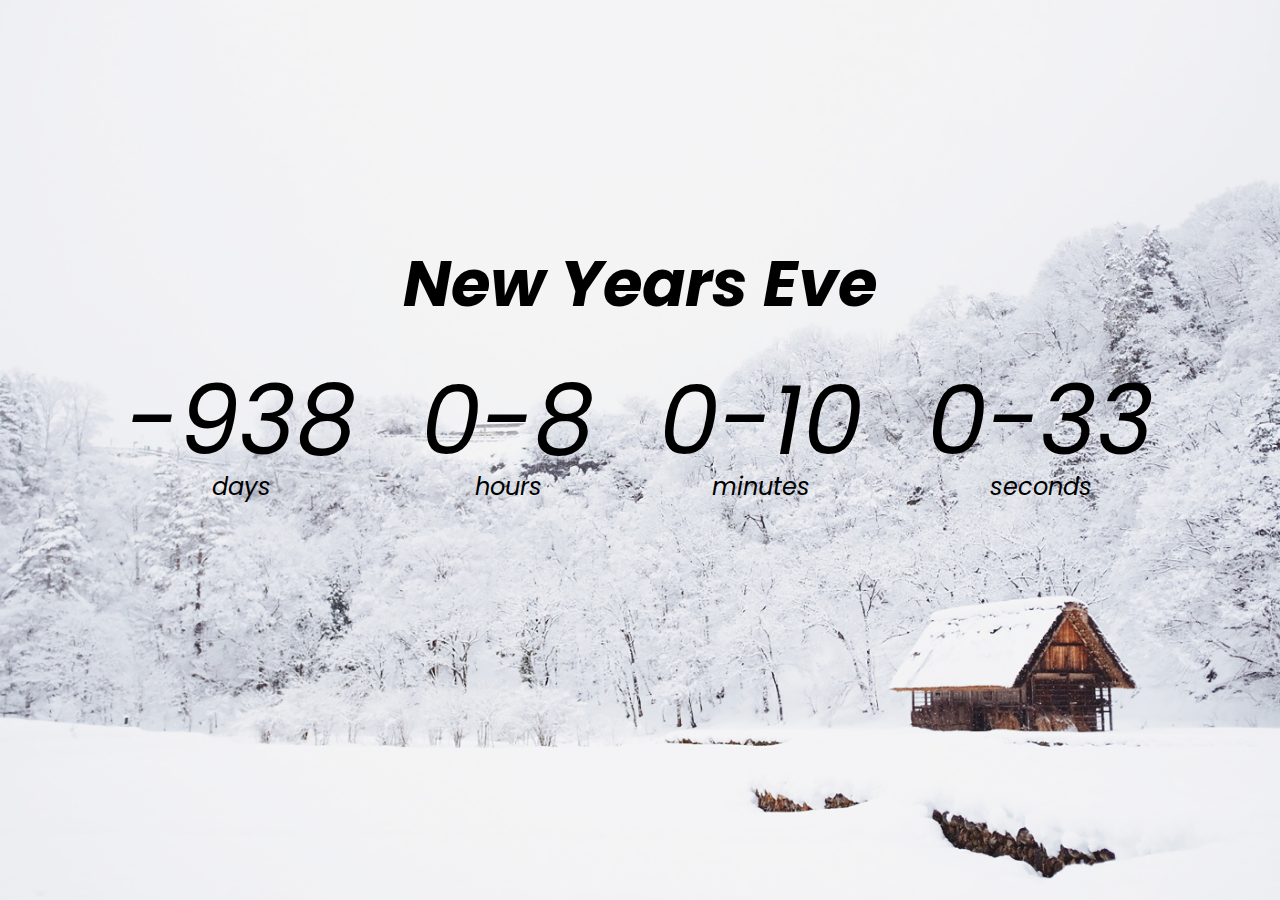
<file: countdown/index.html>
<!DOCTYPE html>
<html lang="en">
<head>
    <meta charset="UTF-8">
    <meta http-equiv="X-UA-Compatible" content="IE=edge">
    <meta name="viewport" content="width=device-width, initial-scale=1.0">
    <title>Document</title>
    <link rel="stylesheet" href="style.css">
    <script src="script.js" defer></script>
</head>
<body>
    <h1>New Years Eve</h1>
    <div class="container">
        <div class="countdown-el days-c">
            <p class="big-text" id="days">0</p>
                <span>days</span>
        </div>
        <div class="countdown-el hours-c">
            <p class="big-text" id="hours">0</p>
                <span>hours</span>
        </div>
        <div class="countdown-el minutes-c">
            <p class="big-text" id="minutes">0</p>
                <span>minutes</span>
        </div>
        <div class="countdown-el seconds-c">
            <p class="big-text" id="seconds">0</p>
            <span>seconds</span>
        </div>
    </div>
</body>
</html>
</file>
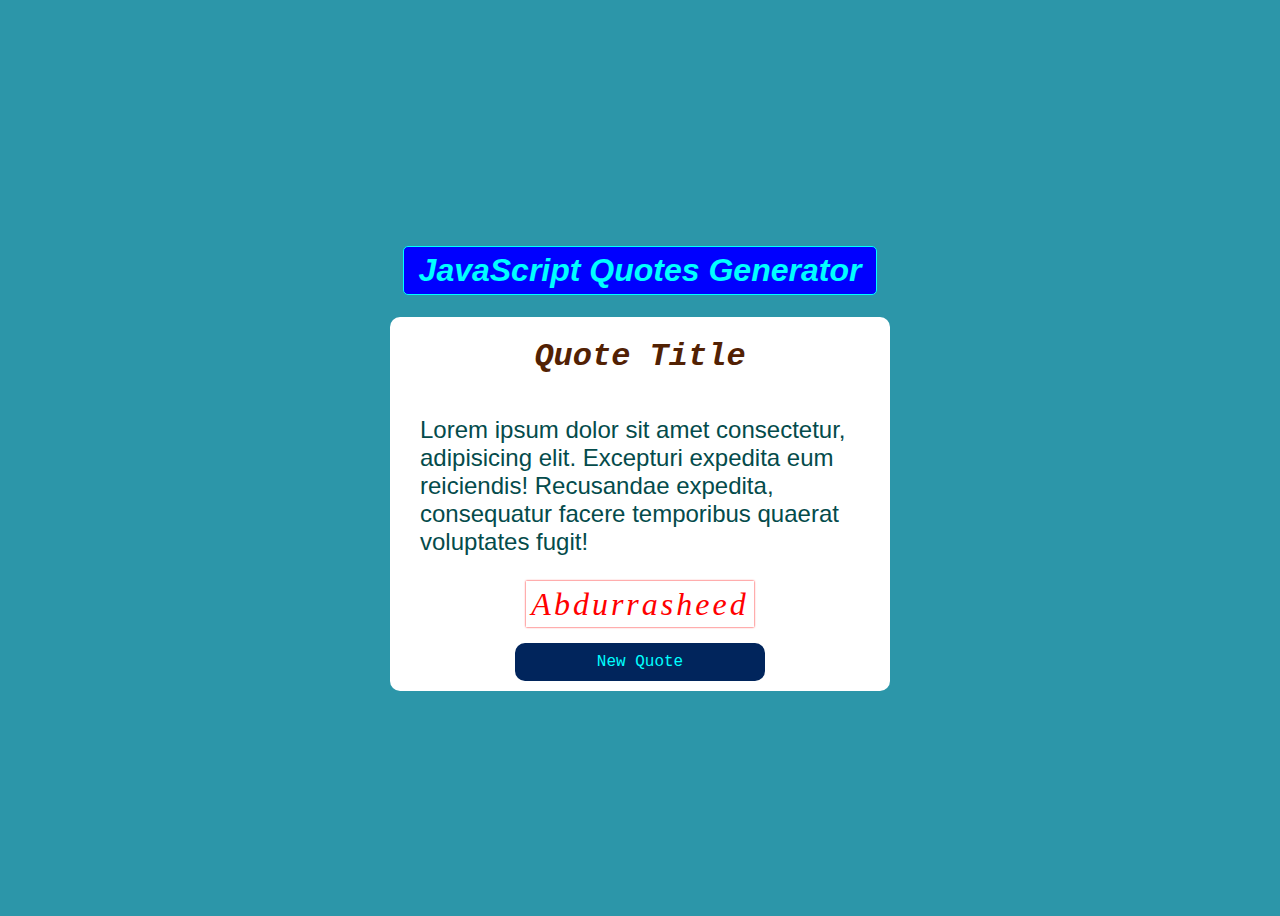
<file: quote generator/index.html>
<!DOCTYPE html>
<html lang="en">
<head>
    <meta charset="UTF-8">
    <meta http-equiv="X-UA-Compatible" content="IE=edge">
    <meta name="viewport" content="width=device-width, initial-scale=1.0">
    <title>Document</title>
    <link rel="stylesheet" href="style.css">
</head>
<body>

    <h1>JavaScript Quotes Generator</h1>
    <div class="container">
        <header>
            <h1 id="header">Quote Title</h1>
        </header>
        <div class="quote">
            <span>Lorem ipsum dolor sit amet consectetur,
                adipisicing elit. Excepturi expedita eum reiciendis! Recusandae expedita,
                consequatur facere temporibus quaerat voluptates fugit!</span>
        </div>
        <div class="person">
            <span>Abdurrasheed</span>
        </div>
        <button id="btn">New Quote</button>
    </div>
    <script src="index.js"></script>
</body>
</html>
</file>
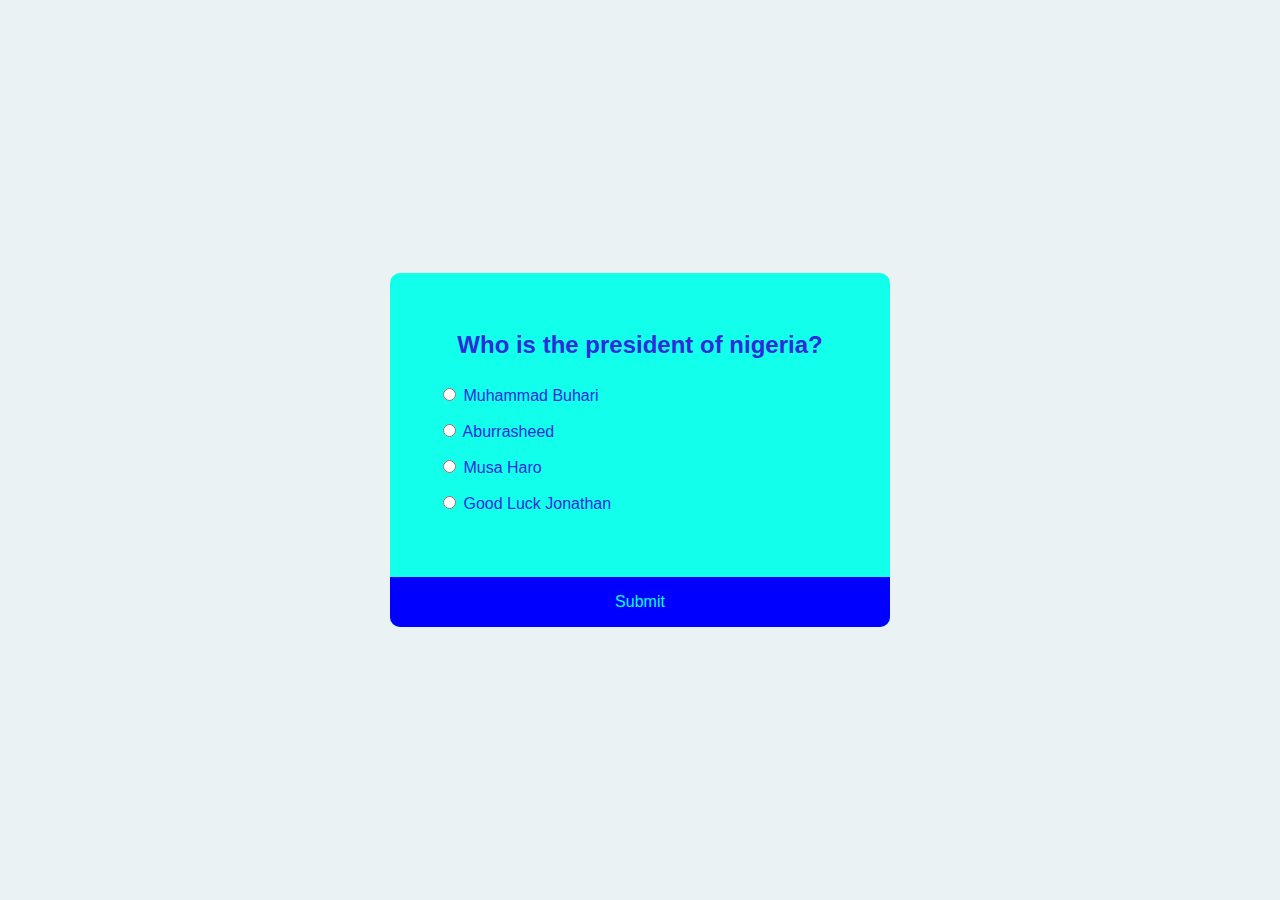
<file: Quiz_App/Quiz App.html>
<!DOCTYPE html>
<html lang="en">
<head>
    <meta charset="UTF-8">
    <meta http-equiv="X-UA-Compatible" content="IE=edge">
    <meta name="viewport" content="width=device-width, initial-scale=1.0">
    <title>Quiz App</title>
    <link rel="stylesheet" href="style.css">
</head>
<body>
    <div class="quiz-container">
        <div class="quiz-header">
            <h2 id="question">Question</h2>
            <ul>
                <li>
                    <input type="radio" name="answer" id="a">
                    <label for="a" id="a-text">Answer</label>
                </li>
                <li>
                  <input type="radio" name="answer" id="b">
                  <label for="b" id="b-text">Answer</label>
              </li>
              <li>
                <input type="radio" name="answer" id="c">
                <label for="c" id="c-text">Answer</label>
            </li>
            <li>
              <input type="radio" name="answer" id="d">
              <label for="d" id="d-text">Answer</label>
          </li>
            </ul>
        </div>
        <button id="btn">Submit</button>
    </div>
    <script src="Quiz App.js"></script>
</body>
</html>
</file>
<file: countdown/style.css>
@import url('https://fonts.googleapis.com/css2?family=Poppins:ital,wght@0,200;0,400;1,600&display=swap');

* {
    box-sizing: border-box;
}


body {
    font-family: 'Poppins', 'san-serif';
    background-image: url('snow.jpg');
    background-position: center center;
    background-size: cover;
    display: flex;
    flex-direction: column;
    justify-content: center;
    align-items: center;
    min-height: 100vh;
    margin: 0;
    font-style: italic;
}

h1 {
    font-size: 4rem;
    margin-top: -10rem;
}

.big-text {
    font-size: 6rem;
    line-height: 1;
    margin: 0 2rem;
    font-style: italic;
}

.container {
    display: flex;
    flex-wrap: wrap;
    justify-content: center;
}

.countdown-el span {
    font-size: 1.5rem;    
}

.countdown-el {
    text-align: center;
}
</file>
<file: quote generator/style.css>
body {
 background-color: rgb(44, 150, 169);
 display: flex;
 flex-direction: column;
 box-sizing: border-box;
 justify-content: center;
 align-items: center;
 height: 100vh;
}


h1 {
    border: 1px solid;
    border-radius: 5px;
    padding: 5px 15px;
    font-family: Verdana, Geneva, Tahoma, sans-serif;
    font-style: oblique;
    color: aqua;
    background-color: blue;
}

.container {
    width: 500px;
    max-width: 100%;
    margin: 0 auto;
    background-color: #fff;
    border-radius: 10px;
}

header {
    text-align: center !important;
    padding: 0 10px 0 !important;
    margin: 0 !important;
    
}

header h1 {
    padding: 0 !important;
    border: 0 !important;
    background-color: #fff !important;
    font-style: italic !important;
    color: rgb(82, 33, 3) !important;
    font-family: 'Courier New', Courier, monospace !important;
}


.container .quote {
    padding: 20px 30px;
    margin-top: 0;
}

.quote span {
    font-size: 1.5rem;
    font-family: sans-serif;
    color: rgb(4, 75, 75);
}

.person {
    padding: 10px;
    margin: 0;
    text-align: center;
}

.person span {
    font-size: 2rem;
    font-family: 'Times New Roman', Times, serif;
    font-style: italic;
    letter-spacing: 3px;
    color: rgb(255, 0, 0);
    box-shadow: 0 0 2px 0;
    padding: 5px;
}


.container button {
    display: block;
    background-color: rgb(1, 37, 92);
    color: aqua;
    font-family: 'Courier New', Courier, monospace;
    font-size: 16px;
    padding: 10px;
    border: 0;
    width: 50%;
    margin: 10px 25%;
    border-radius: 10px;
    cursor: pointer;

}

.container button:hover {
    background-color: rgb(10, 29, 57);
    color: rgb(78, 255, 255);
}
</file>
<file: Quiz_App/style.css>
* {
    box-sizing: border-box;
}

body {
    margin: 0;
    display: flex;
    height: 100vh;
    justify-content: center;
    align-items: center;
    font-family: 'Gill Sans', 'Gill Sans MT', Calibri, 'Trebuchet MS', sans-serif;
    background-color: rgb(234, 242, 243);
}

.quiz-container {
    overflow: hidden;
    width: 500px;
    max-width: 100%;
    color: rgb(44, 44, 218);
    border-radius: 10px;
    background-color: rgb(17, 255, 235);
}

.quiz-header {
    padding: 3rem;
}

h2 {
    margin: 0;
    text-align: center;
    padding: 10px;
}

ul {
    list-style: none;
    padding: 0;
}

li {
    margin: 1rem auto;
}

ul li label {
    cursor: pointer;
}

button {
    display: block;
    width: 100%;border: none;
    padding: 1rem;
    color: aqua;
    font-family: inherit;
    font-size: 16px;
    cursor: pointer;
    background-color: blue;
}
</file>
